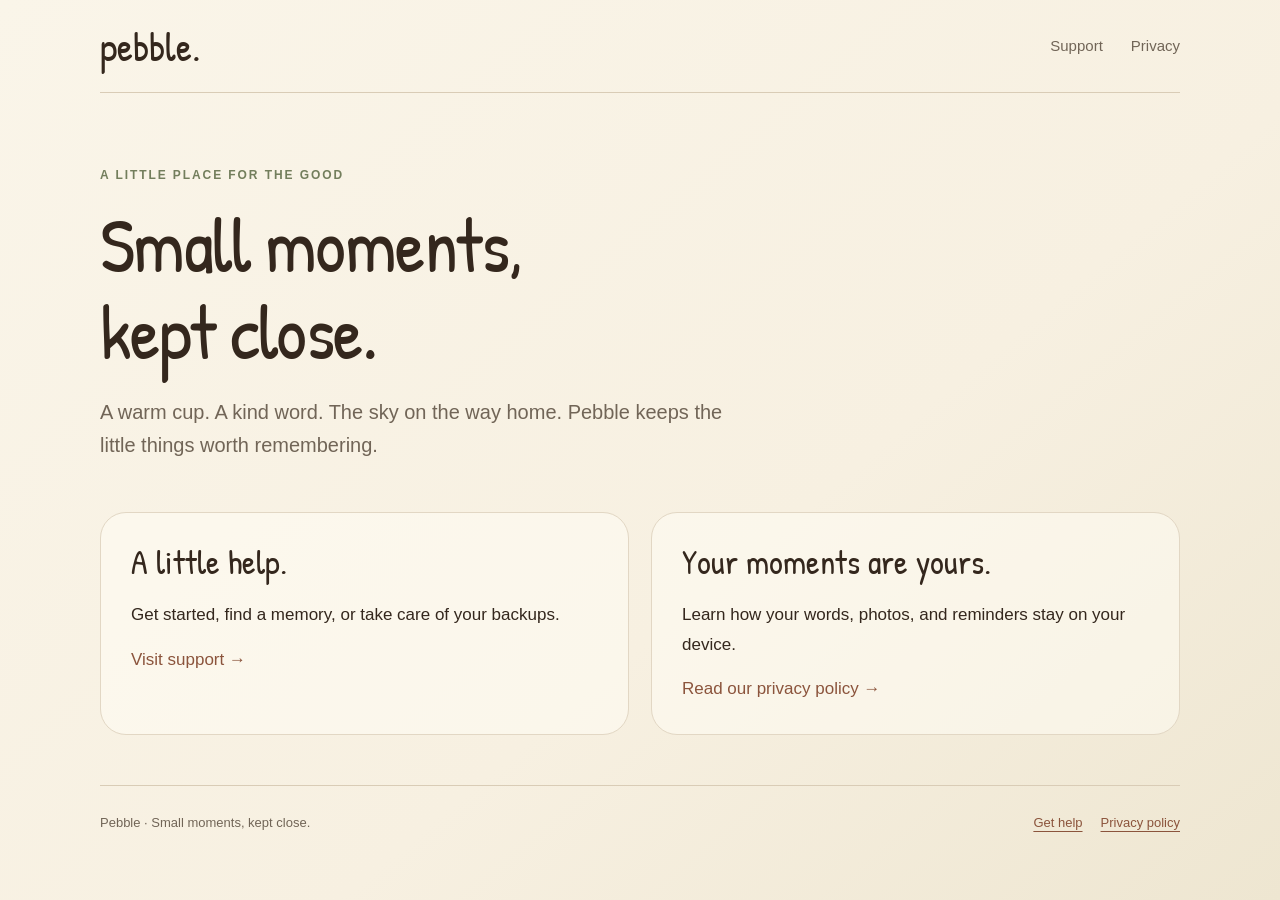
<file: index.html>
<!doctype html>
<html lang="en"><head><meta charset="utf-8"><meta name="viewport" content="width=device-width,initial-scale=1"><meta name="description" content="Support and privacy information for Pebble, a quiet app for keeping little good things."><meta name="theme-color" content="#f7f0e1"><title>Small moments, kept close · Pebble</title><link rel="stylesheet" href="./assets/style.css"></head>
<body><a class="skip" href="#main">Skip to content</a><div class="wrap"><header><a class="brand" href="./" aria-label="Pebble home">pebble.</a><nav aria-label="Main navigation"><a href="./support/">Support</a><a href="./privacy/">Privacy</a></nav></header><main id="main"><div class="hero"><p class="eyebrow">A little place for the good</p><h1>Small moments,<br>kept close.</h1><p class="lead">A warm cup. A kind word. The sky on the way home. Pebble keeps the little things worth remembering.</p></div><div class="grid home-grid"><a class="card" href="./support/"><h2>A little help.</h2><p>Get started, find a memory, or take care of your backups.</p><span>Visit support →</span></a><a class="card" href="./privacy/"><h2>Your moments are yours.</h2><p>Learn how your words, photos, and reminders stay on your device.</p><span>Read our privacy policy →</span></a></div></main><footer><span>Pebble · Small moments, kept close.</span><div class="links"><a href="./support/">Get help</a><a href="./privacy/">Privacy policy</a></div></footer></div></body></html>
</file>
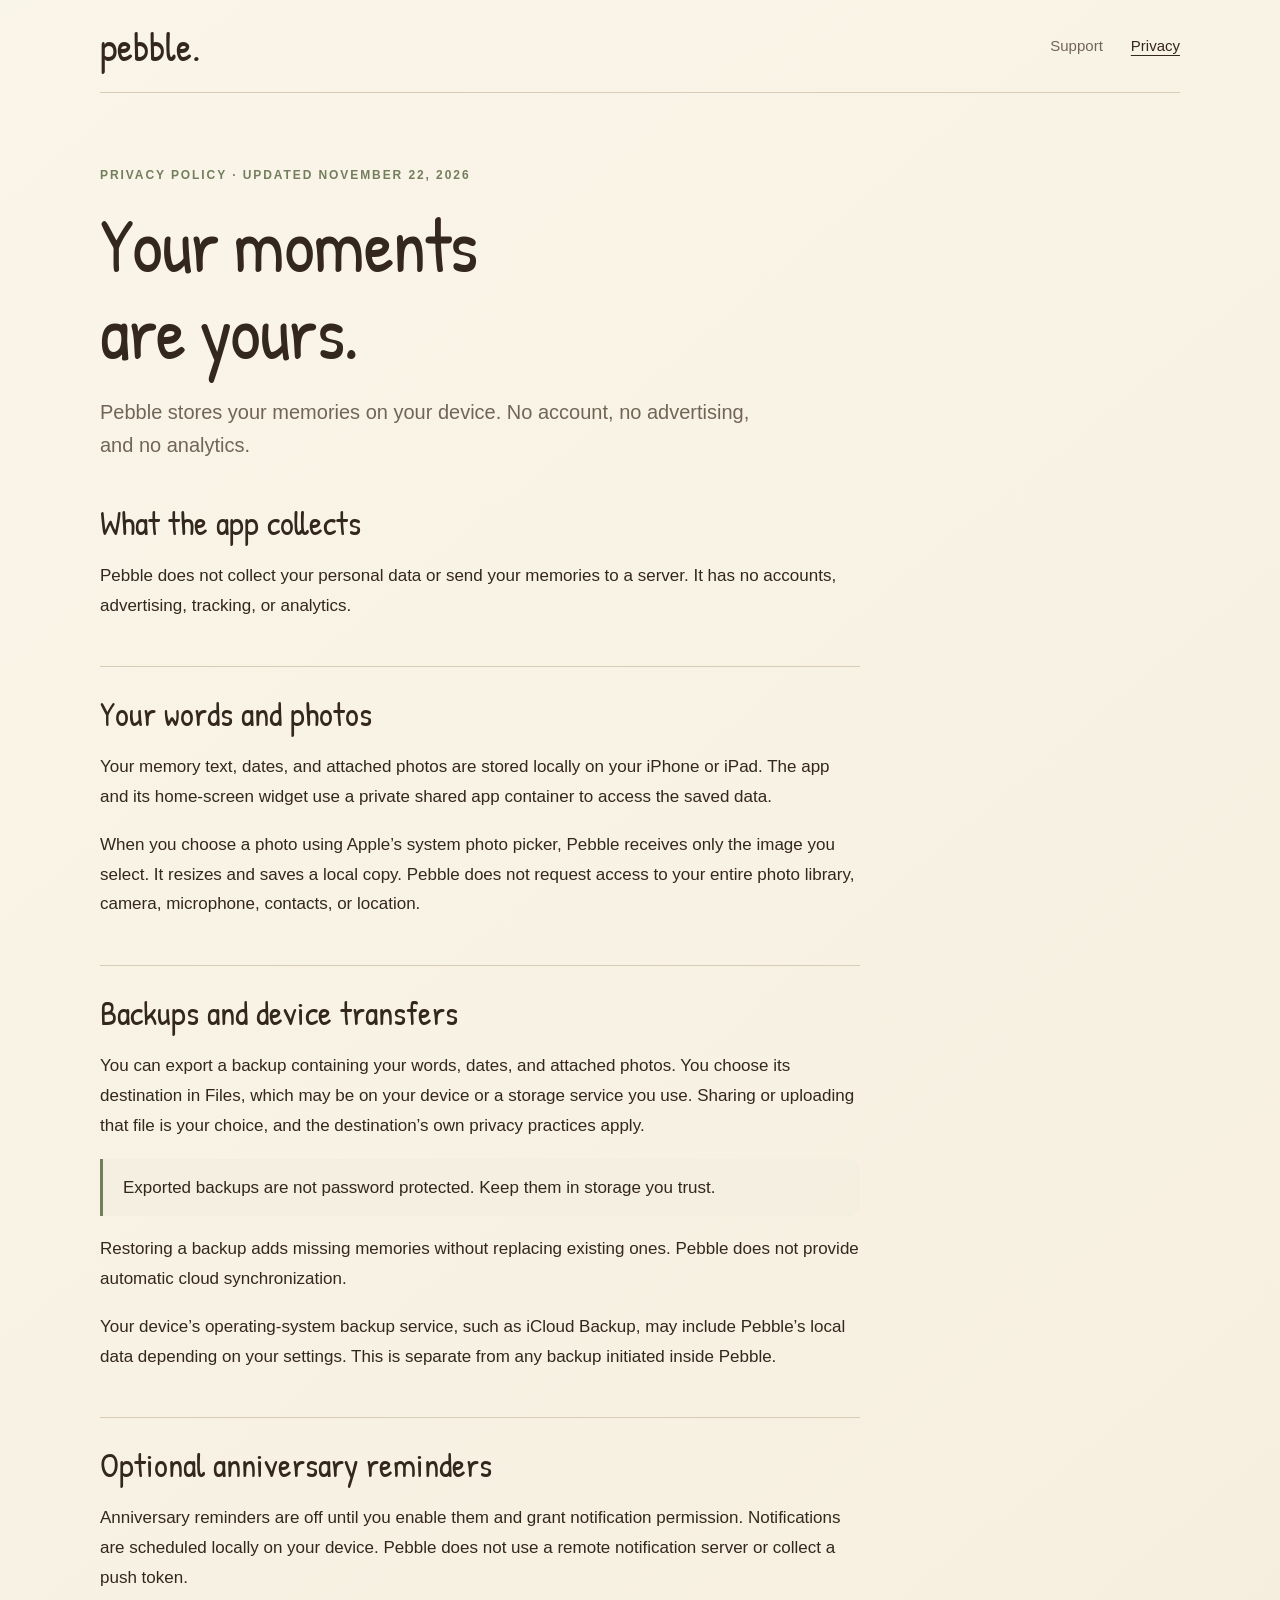
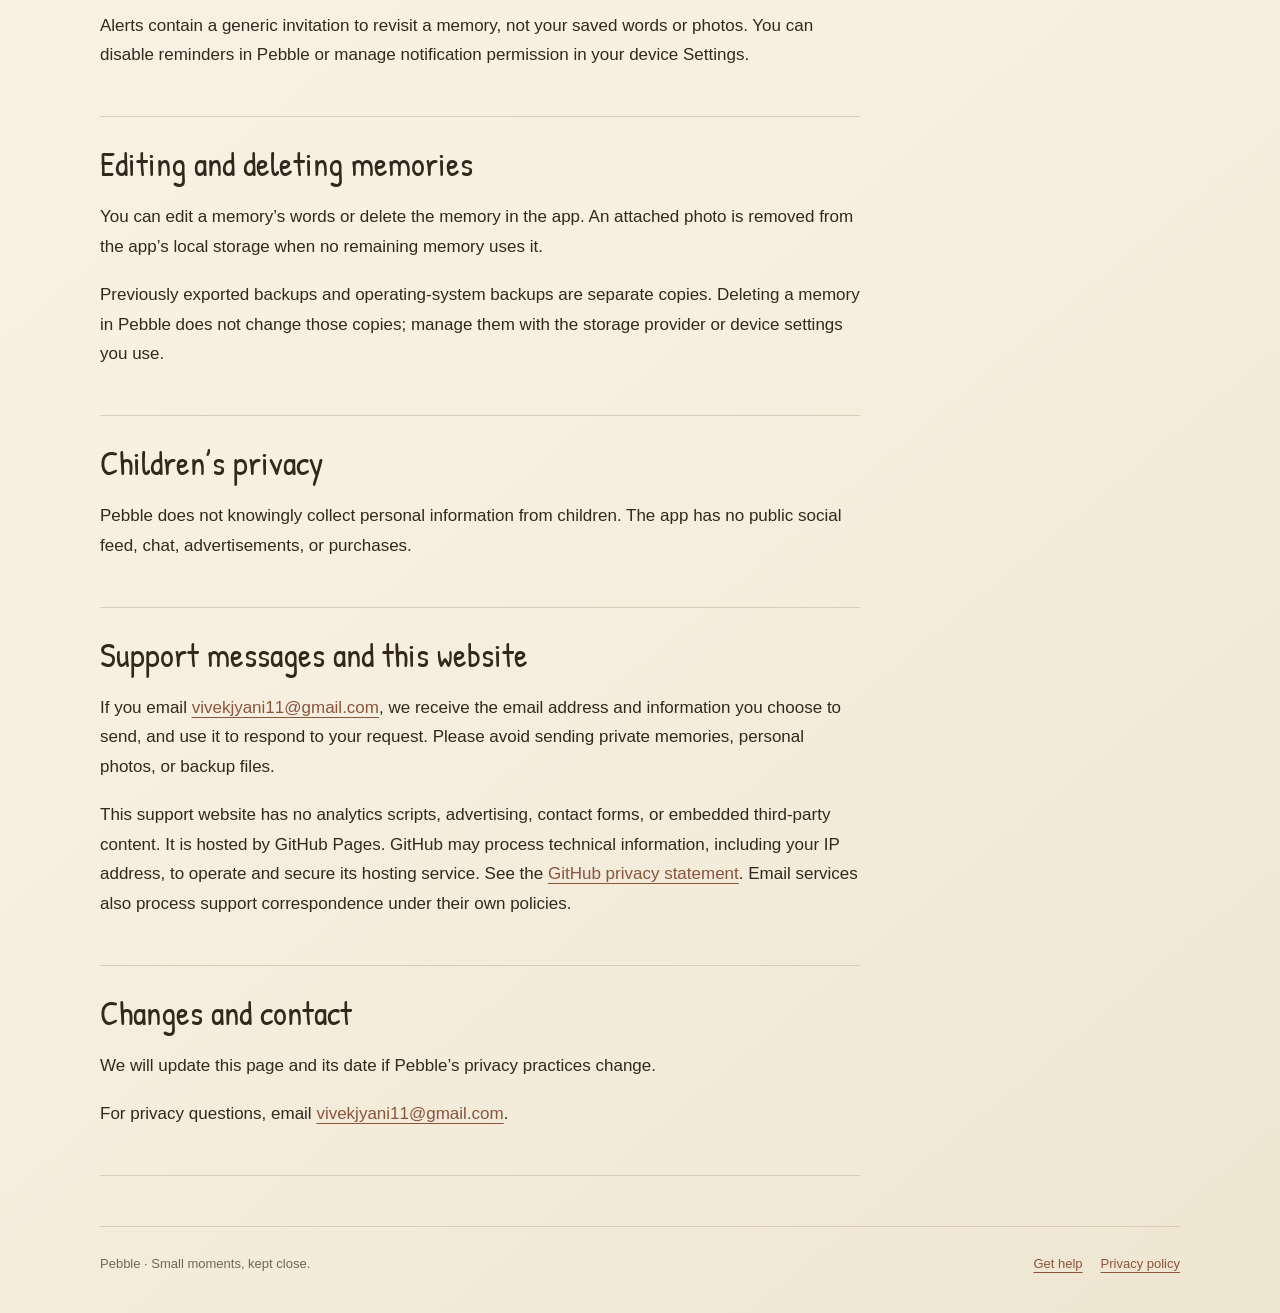
<file: privacy/index.html>
<!doctype html>
<html lang="en"><head><meta charset="utf-8"><meta name="viewport" content="width=device-width,initial-scale=1"><meta name="description" content="How Pebble handles your memories, photos, backups, reminders, support messages, and website visits."><meta name="theme-color" content="#f7f0e1"><title>Privacy policy · Pebble</title><link rel="stylesheet" href="../assets/style.css"></head>
<body><a class="skip" href="#main">Skip to content</a><div class="wrap"><header><a class="brand" href="../" aria-label="Pebble home">pebble.</a><nav aria-label="Main navigation"><a href="../support/">Support</a><a href="../privacy/" aria-current="page">Privacy</a></nav></header><main id="main"><div class="hero"><p class="eyebrow">Privacy policy · Updated November 22, 2026</p><h1>Your moments<br>are yours.</h1><p class="lead">Pebble stores your memories on your device. No account, no advertising, and no analytics.</p></div><div class="reading"><section><h2>What the app collects</h2><p>Pebble does not collect your personal data or send your memories to a server. It has no accounts, advertising, tracking, or analytics.</p></section><section><h2>Your words and photos</h2><p>Your memory text, dates, and attached photos are stored locally on your iPhone or iPad. The app and its home-screen widget use a private shared app container to access the saved data.</p><p>When you choose a photo using Apple’s system photo picker, Pebble receives only the image you select. It resizes and saves a local copy. Pebble does not request access to your entire photo library, camera, microphone, contacts, or location.</p></section><section><h2>Backups and device transfers</h2><p>You can export a backup containing your words, dates, and attached photos. You choose its destination in Files, which may be on your device or a storage service you use. Sharing or uploading that file is your choice, and the destination’s own privacy practices apply.</p><p class="notice">Exported backups are not password protected. Keep them in storage you trust.</p><p>Restoring a backup adds missing memories without replacing existing ones. Pebble does not provide automatic cloud synchronization.</p><p>Your device’s operating-system backup service, such as iCloud Backup, may include Pebble’s local data depending on your settings. This is separate from any backup initiated inside Pebble.</p></section><section><h2>Optional anniversary reminders</h2><p>Anniversary reminders are off until you enable them and grant notification permission. Notifications are scheduled locally on your device. Pebble does not use a remote notification server or collect a push token.</p><p>Alerts contain a generic invitation to revisit a memory, not your saved words or photos. You can disable reminders in Pebble or manage notification permission in your device Settings.</p></section><section><h2>Editing and deleting memories</h2><p>You can edit a memory’s words or delete the memory in the app. An attached photo is removed from the app’s local storage when no remaining memory uses it.</p><p>Previously exported backups and operating-system backups are separate copies. Deleting a memory in Pebble does not change those copies; manage them with the storage provider or device settings you use.</p></section><section><h2>Children’s privacy</h2><p>Pebble does not knowingly collect personal information from children. The app has no public social feed, chat, advertisements, or purchases.</p></section><section><h2>Support messages and this website</h2><p>If you email <a class="email" href="mailto:vivekjyani11@gmail.com">vivekjyani11@gmail.com</a>, we receive the email address and information you choose to send, and use it to respond to your request. Please avoid sending private memories, personal photos, or backup files.</p><p>This support website has no analytics scripts, advertising, contact forms, or embedded third-party content. It is hosted by GitHub Pages. GitHub may process technical information, including your IP address, to operate and secure its hosting service. See the <a href="https://docs.github.com/en/site-policy/privacy-policies/github-general-privacy-statement">GitHub privacy statement</a>. Email services also process support correspondence under their own policies.</p></section><section><h2>Changes and contact</h2><p>We will update this page and its date if Pebble’s privacy practices change.</p><p>For privacy questions, email <a class="email" href="mailto:vivekjyani11@gmail.com">vivekjyani11@gmail.com</a>.</p></section></div></main><footer><span>Pebble · Small moments, kept close.</span><div class="links"><a href="../support/">Get help</a><a href="../privacy/">Privacy policy</a></div></footer></div></body></html>
</file>
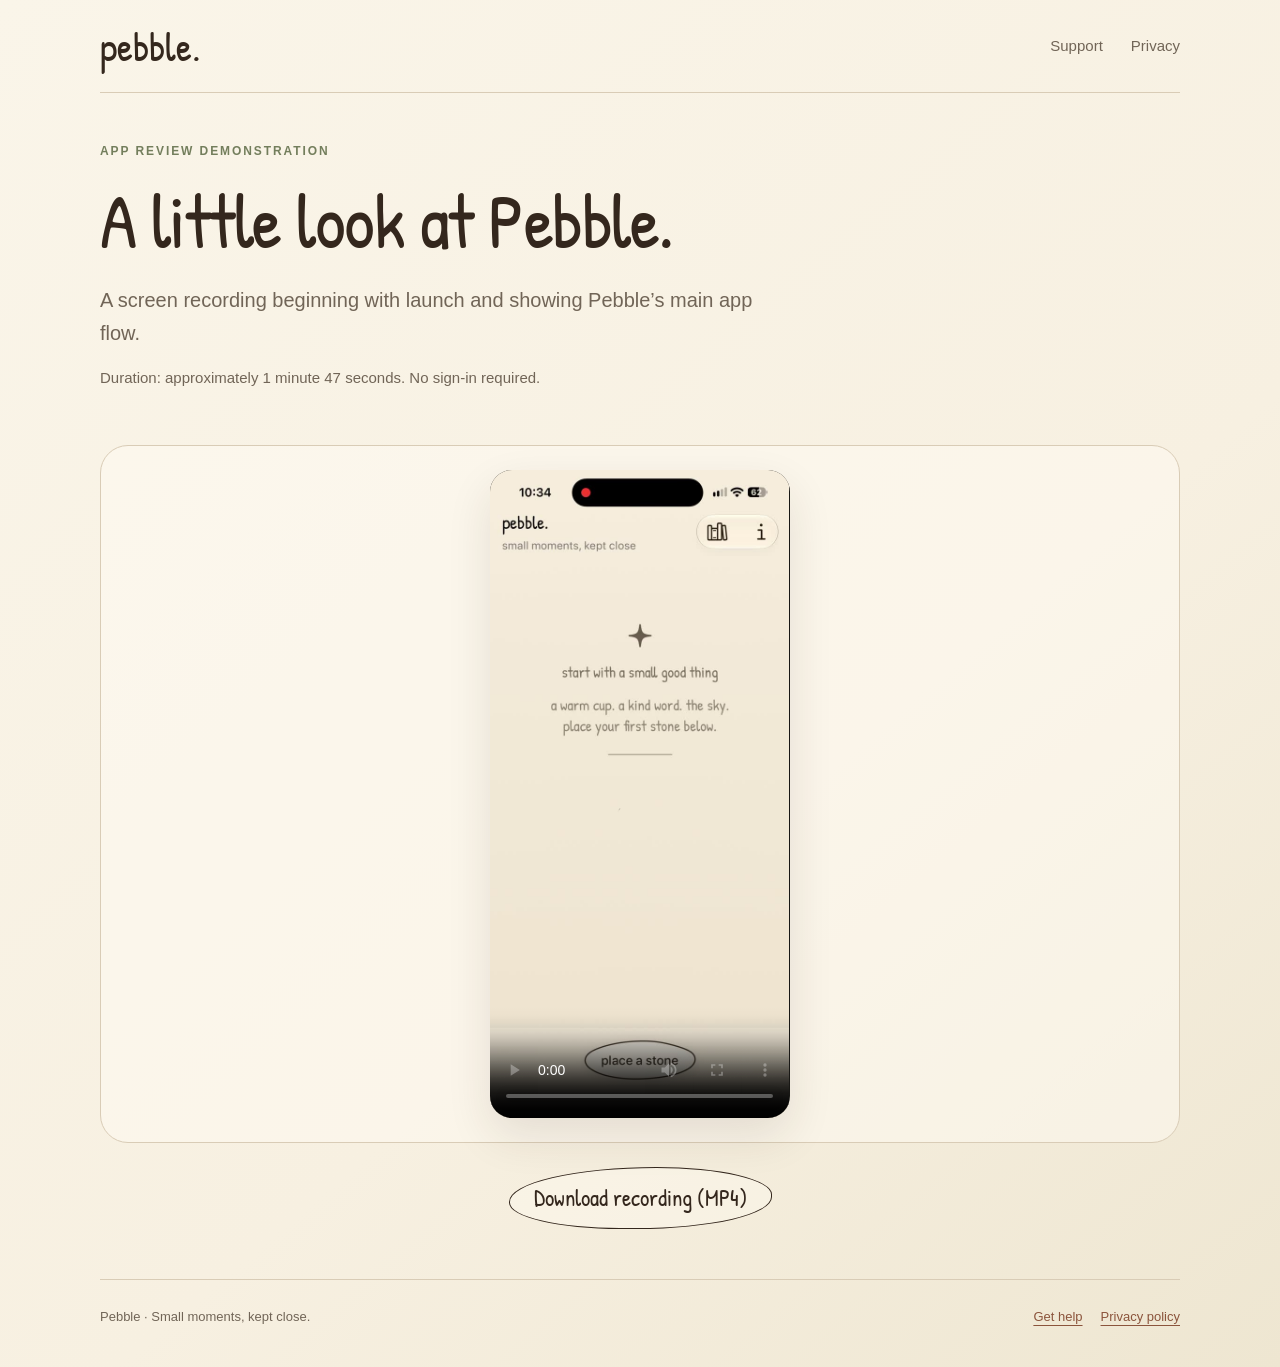
<file: review/index.html>
<!doctype html>
<html lang="en">
<head><meta charset="utf-8"><meta name="viewport" content="width=device-width,initial-scale=1"><meta name="robots" content="noindex,nofollow"><meta name="description" content="Pebble app functionality demonstration for App Review."><meta name="theme-color" content="#f7f0e1"><title>App Review demonstration · Pebble</title><link rel="stylesheet" href="../assets/style.css"><style>.demo{display:block;width:auto;max-width:100%;height:72vh;min-height:350px;margin:0 auto;background:#181714;border-radius:22px;box-shadow:0 18px 45px #34271d1c}.video-card{padding:24px;background:#fffcf480;border:1px solid var(--line);border-radius:28px}.download{margin:24px 0;text-align:center}.hero{padding-top:48px}.meta{color:var(--muted);font-size:15px}@media(max-width:650px){.video-card{padding:12px}.demo{height:auto;width:100%;max-height:80vh;min-height:0}.hero{padding-top:36px}}</style></head>
<body><a class="skip" href="#main">Skip to content</a><div class="wrap"><header><a class="brand" href="../" aria-label="Pebble home">pebble.</a><nav aria-label="Main navigation"><a href="../support/">Support</a><a href="../privacy/">Privacy</a></nav></header><main id="main"><div class="hero"><p class="eyebrow">App Review demonstration</p><h1>A little look at Pebble.</h1><p class="lead">A screen recording beginning with launch and showing Pebble’s main app flow.</p><p class="meta">Duration: approximately 1 minute 47 seconds. No sign-in required.</p></div><div class="video-card"><video class="demo" controls playsinline preload="metadata" poster="poster.jpg"><source src="pebble-review-demo.mp4" type="video/mp4">Your browser cannot play this video. <a href="pebble-review-demo.mp4">Download the MP4 recording</a>.</video></div><p class="download"><a class="button" href="pebble-review-demo.mp4" download="pebble-review-demo.mp4">Download recording (MP4)</a></p></main><footer><span>Pebble · Small moments, kept close.</span><div class="links"><a href="../support/">Get help</a><a href="../privacy/">Privacy policy</a></div></footer></div></body></html>
</file>
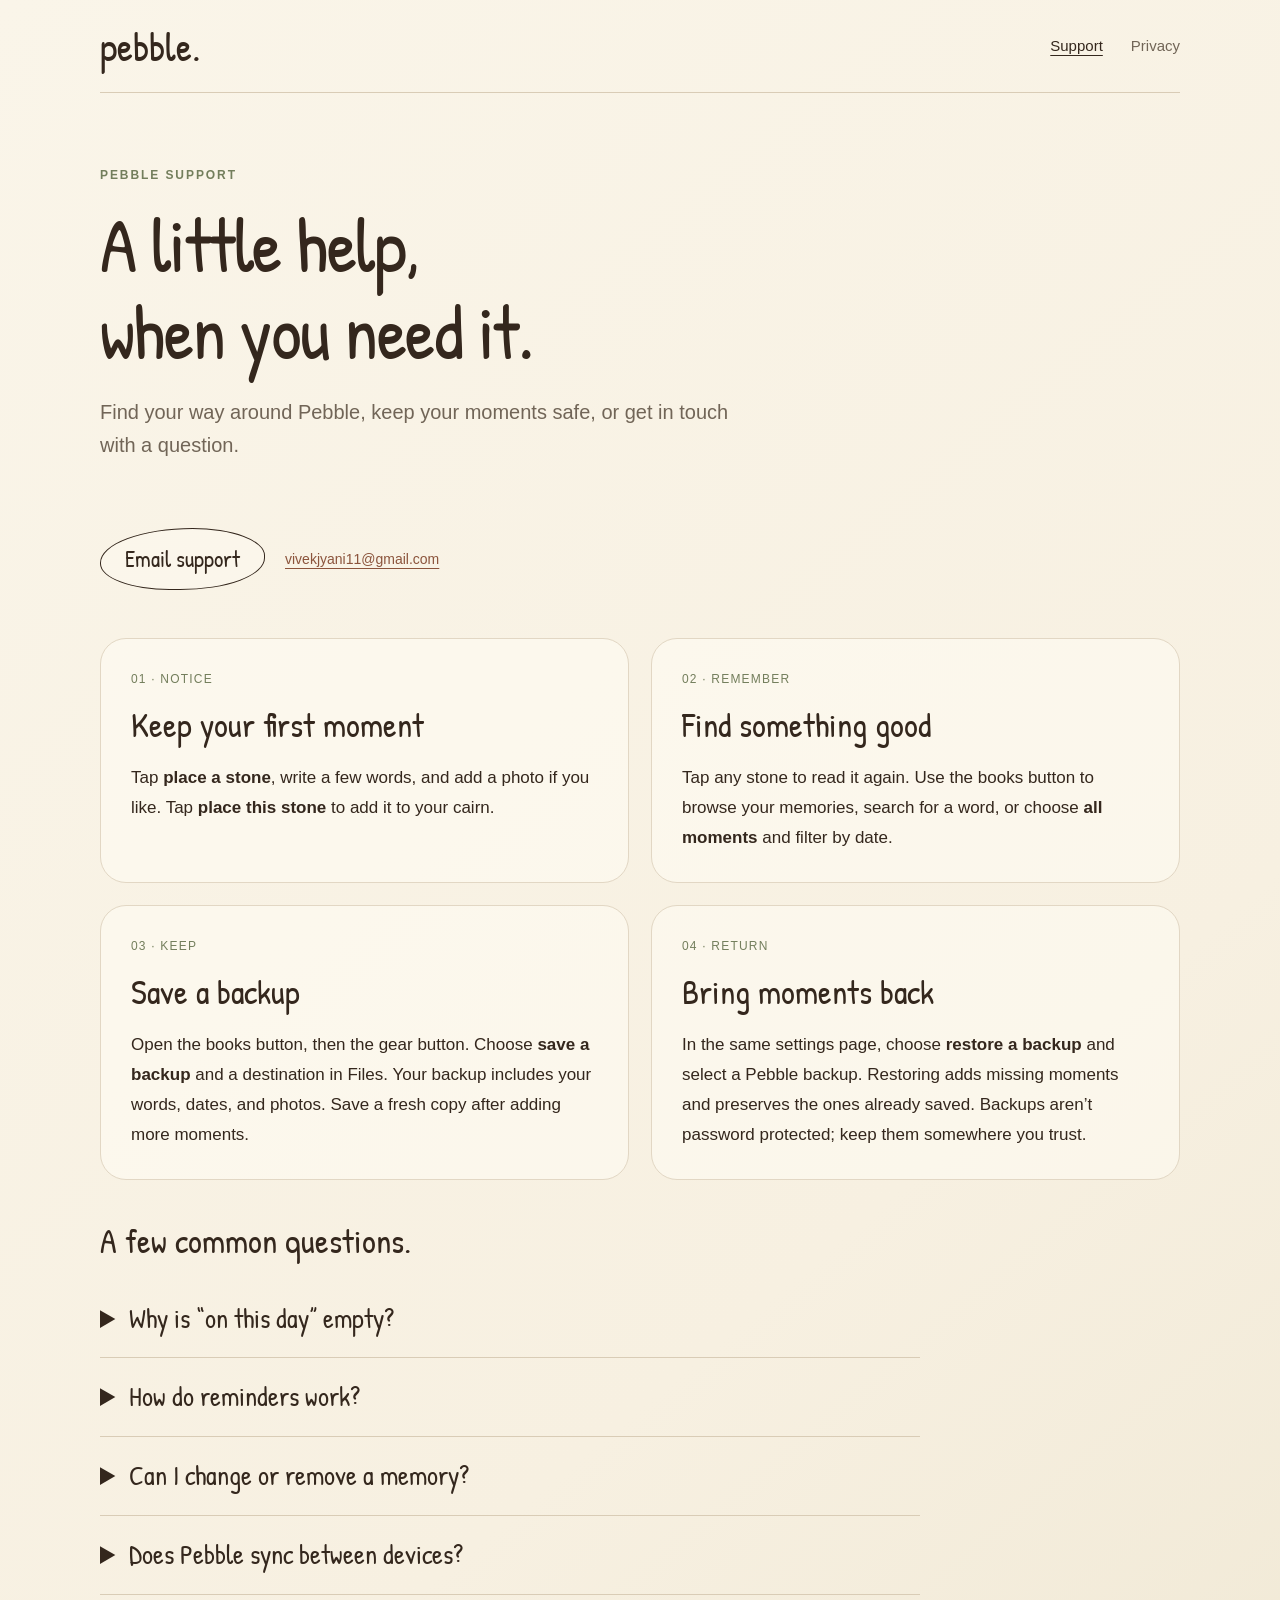
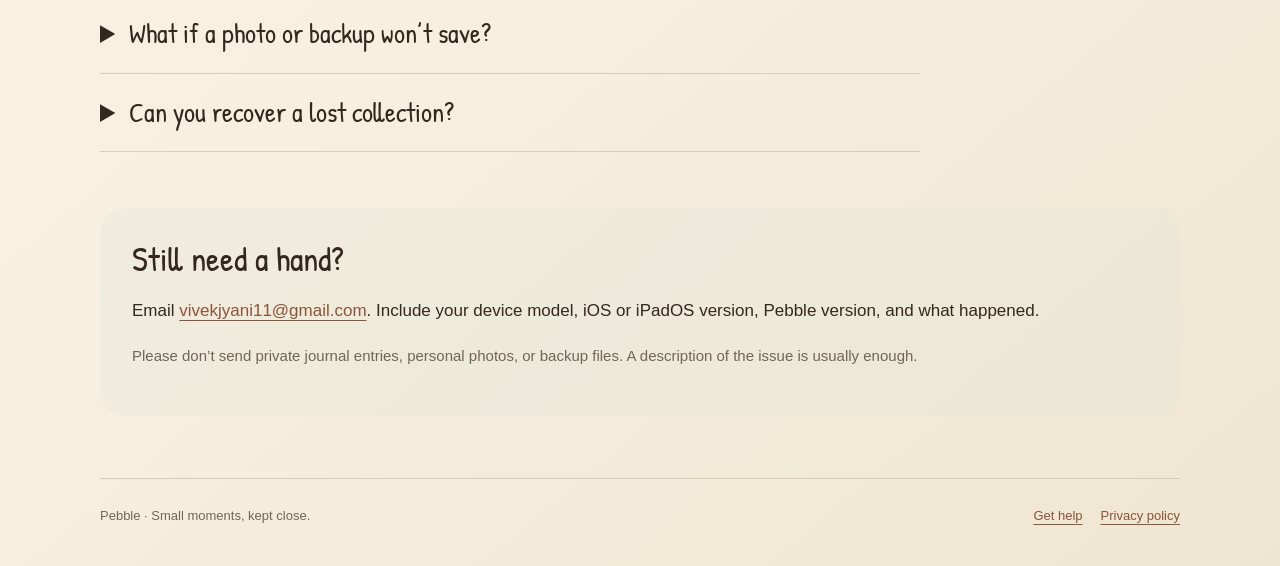
<file: support/index.html>
<!doctype html>
<html lang="en"><head><meta charset="utf-8"><meta name="viewport" content="width=device-width,initial-scale=1"><meta name="description" content="Get help with Pebble: saving moments, finding memories, photos, anniversary reminders, and backup export and restore."><meta name="theme-color" content="#f7f0e1"><title>Support · Pebble</title><link rel="stylesheet" href="../assets/style.css"></head>
<body><a class="skip" href="#main">Skip to content</a><div class="wrap"><header><a class="brand" href="../" aria-label="Pebble home">pebble.</a><nav aria-label="Main navigation"><a href="../support/" aria-current="page">Support</a><a href="../privacy/">Privacy</a></nav></header><main id="main"><div class="hero"><p class="eyebrow">Pebble support</p><h1>A little help,<br>when you need it.</h1><p class="lead">Find your way around Pebble, keep your moments safe, or get in touch with a question.</p></div><div class="contact"><a class="button" href="mailto:vivekjyani11@gmail.com?subject=Pebble%20support">Email support</a><p><a class="email" href="mailto:vivekjyani11@gmail.com">vivekjyani11@gmail.com</a></p></div><div style="height:36px" aria-hidden="true"></div><div class="grid"><section class="card"><span class="number">01 · NOTICE</span><h2>Keep your first moment</h2><p>Tap <strong>place a stone</strong>, write a few words, and add a photo if you like. Tap <strong>place this stone</strong> to add it to your cairn.</p></section><section class="card"><span class="number">02 · REMEMBER</span><h2>Find something good</h2><p>Tap any stone to read it again. Use the books button to browse your memories, search for a word, or choose <strong>all moments</strong> and filter by date.</p></section><section class="card"><span class="number">03 · KEEP</span><h2>Save a backup</h2><p>Open the books button, then the gear button. Choose <strong>save a backup</strong> and a destination in Files. Your backup includes your words, dates, and photos. Save a fresh copy after adding more moments.</p></section><section class="card"><span class="number">04 · RETURN</span><h2>Bring moments back</h2><p>In the same settings page, choose <strong>restore a backup</strong> and select a Pebble backup. Restoring adds missing moments and preserves the ones already saved. Backups aren’t password protected; keep them somewhere you trust.</p></section></div><section class="faq"><h2>A few common questions.</h2><details><summary>Why is “on this day” empty?</summary><p>It shows moments saved on the same month and day in earlier years. A new collection will have none yet. Choose “all moments” to see everything you’ve saved.</p></details><details><summary>How do reminders work?</summary><p>Open the memory library with the books button, then tap the gear. Turn on “on this day reminders” and allow notifications when asked. They are optional, off by default, and scheduled at 9am on anniversary dates. A generic alert invites you back; your private words and photos are not included. Check Pebble’s notification permission in your device Settings if alerts don’t appear.</p></details><details><summary>Can I change or remove a memory?</summary><p>Open the stone, tap its menu, and choose edit or delete. Editing keeps the original date and photo. Deletion asks for confirmation. Copies in earlier exported backups are separate and aren’t changed.</p></details><details><summary>Does Pebble sync between devices?</summary><p>Pebble stores each collection locally. It doesn’t automatically sync between your iPhone and iPad. Export a backup from one device and restore it on the other to transfer saved moments.</p></details><details><summary>What if a photo or backup won’t save?</summary><p>Check available device storage and that the selected photo is available on your device. For a backup, try saving to a folder you can access in Files. Retry, and email support with the exact error if the problem continues.</p></details><details><summary>Can you recover a lost collection?</summary><p>We don’t receive or store your memories on a server, so we can’t retrieve them for you. If you have a Pebble backup, restore it in the app. An existing device backup may also contain app data, depending on your device’s backup settings.</p></details></section><section class="bottom-contact"><h2>Still need a hand?</h2><p>Email <a class="email" href="mailto:vivekjyani11@gmail.com">vivekjyani11@gmail.com</a>. Include your device model, iOS or iPadOS version, Pebble version, and what happened.</p><p class="note">Please don’t send private journal entries, personal photos, or backup files. A description of the issue is usually enough.</p></section></main><footer><span>Pebble · Small moments, kept close.</span><div class="links"><a href="../support/">Get help</a><a href="../privacy/">Privacy policy</a></div></footer></div></body></html>
</file>
<file: assets/style.css>
@font-face{font-family:PebbleHand;src:url('./PatrickHand-Regular.ttf') format('truetype');font-display:swap}
:root{color-scheme:light;--paper:#f7f0e1;--ink:#34271d;--muted:#716557;--accent:#8b543c;--line:#d9ccb6;--card:#fffcf4;--sage:#737e5c}
*{box-sizing:border-box}html{scroll-behavior:smooth}body{margin:0;background:linear-gradient(140deg,#faf5e9,var(--paper) 60%,#eee6d1);color:var(--ink);font:17px/1.75 ui-rounded,-apple-system,BlinkMacSystemFont,'Segoe UI',sans-serif;min-height:100vh}a{color:var(--accent);text-underline-offset:4px}a:hover{color:var(--ink)}a:focus-visible,summary:focus-visible{outline:3px solid var(--accent);outline-offset:6px;border-radius:5px}.wrap{width:min(1080px,100% - 64px);margin:auto}header{display:flex;justify-content:space-between;align-items:center;gap:24px;padding:26px 0;border-bottom:1px solid var(--line)}.brand{font-family:PebbleHand,cursive;font-size:40px;text-decoration:none;color:var(--ink);line-height:1}nav{display:flex;gap:28px;font-size:15px}nav a{text-decoration:none;color:var(--muted)}nav a[aria-current=page]{color:var(--ink);text-decoration:underline}.skip{position:absolute;top:-90px;left:16px;background:var(--card);padding:8px 16px;z-index:2}.skip:focus{top:8px}.hero{padding:72px 0 38px;max-width:760px}.eyebrow{text-transform:uppercase;letter-spacing:.16em;font-size:12px;font-weight:650;color:var(--sage);margin:0 0 15px}h1,h2,h3{font-family:PebbleHand,cursive;font-weight:400;line-height:1.15}h1{font-size:clamp(48px,7vw,76px);margin:0 0 20px;letter-spacing:-.02em}h2{font-size:34px;margin:0 0 18px}h3{font-size:27px;margin:0 0 10px}.lead{font-size:20px;line-height:1.65;color:var(--muted);margin:0;max-width:660px}.button{display:inline-block;text-decoration:none;border:1.5px solid var(--ink);border-radius:60% 47% 55% 45%;padding:10px 24px;font-family:PebbleHand,cursive;font-size:23px;color:var(--ink);background:#fffbf255}.button:hover{background:#e9dfca}.contact{display:flex;flex-wrap:wrap;align-items:center;gap:20px;margin:28px 0 0}.contact p{font-size:14px;color:var(--muted);margin:0}.grid{display:grid;grid-template-columns:repeat(2,minmax(0,1fr));gap:22px;margin:12px 0 42px}.card{background:#fffcf47d;border:1px solid #e2d7c4;border-radius:26px;padding:30px}.card p{margin:0 0 15px}.card p:last-child{margin-bottom:0}.number{display:block;color:var(--sage);font-size:12px;letter-spacing:.1em;margin-bottom:16px}.reading{max-width:760px}.reading section{padding:28px 0;border-bottom:1px solid var(--line)}.reading section:first-child{padding-top:4px}.reading p{margin:0 0 18px}.reading ul{padding-left:22px}.reading li{margin-bottom:10px}.note{font-size:15px;color:var(--muted)}.notice{border-left:3px solid var(--sage);padding:14px 20px;background:#e8e8d950;border-radius:0 12px 12px 0}.faq{max-width:820px;margin:0 0 56px}details{border-bottom:1px solid var(--line);padding:20px 0}summary{font-family:PebbleHand,cursive;font-size:27px;cursor:pointer;line-height:1.4}details p{color:var(--muted);margin:14px 0 0}.bottom-contact{padding:32px;background:#e4e5d65e;border-radius:26px;margin-bottom:62px}.bottom-contact h2{margin-bottom:12px}.email{overflow-wrap:anywhere}footer{padding:26px 0 38px;border-top:1px solid var(--line);display:flex;justify-content:space-between;gap:20px;font-size:13px;color:var(--muted);margin-top:50px}.links{display:flex;gap:18px}.home-grid a{color:inherit;text-decoration:none}.home-grid .card:hover{border-color:var(--accent)}.home-grid span{color:var(--accent)}@media(max-width:650px){.wrap{width:calc(100% - 36px)}header{padding:23px 0;gap:12px}.brand{font-size:34px}nav{gap:18px;font-size:14px}.hero{padding:48px 0 30px}.lead{font-size:18px}.grid{grid-template-columns:1fr;gap:16px}.card{padding:24px}.contact{gap:12px}.contact p{width:100%}footer{flex-direction:column;gap:10px}.bottom-contact{padding:24px}h2{font-size:31px}body{font-size:16px}}
@media(prefers-reduced-motion:reduce){html{scroll-behavior:auto}}
</file>
